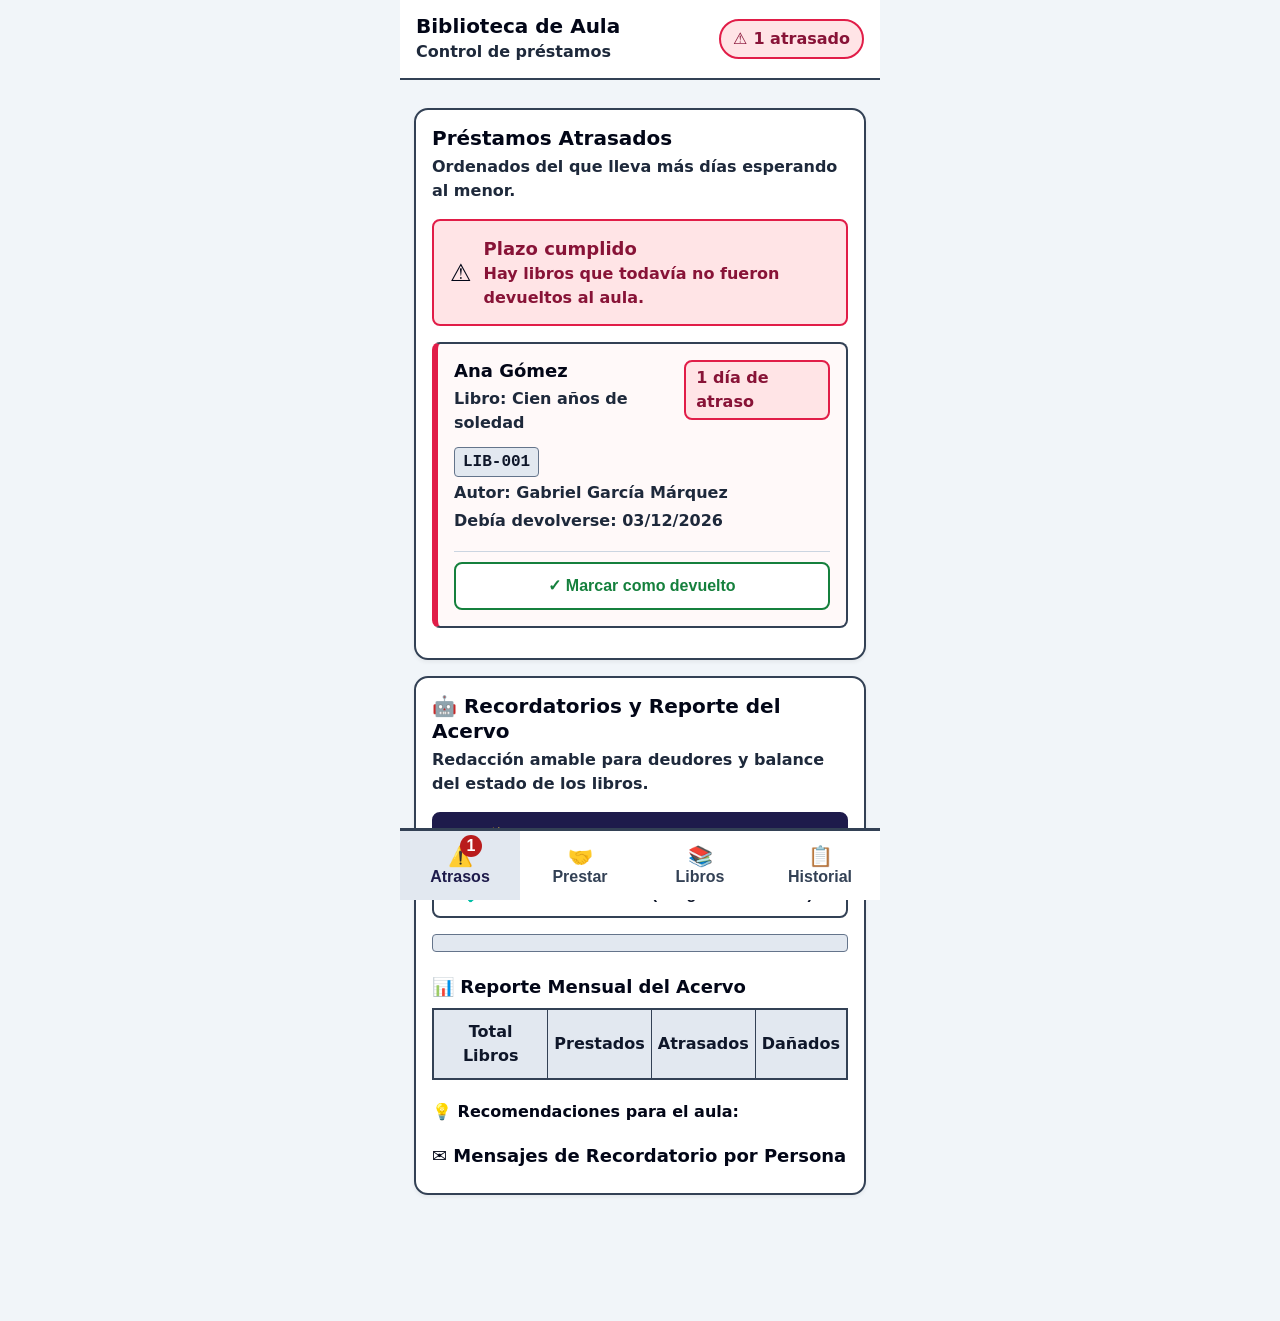
<file: index.html>
<!DOCTYPE html>
<html lang="es">
<head>
  <meta charset="UTF-8">
  <meta name="viewport" content="width=device-width, initial-scale=1.0, maximum-scale=1.0">
  <title>Biblioteca de Aula</title>
  <meta name="description" content="Control de libros de aula y seguimiento de atrasos.">
  <meta property="og:title" content="Biblioteca de Aula">
  <meta property="og:description" content="Control de libros de aula y seguimiento de atrasos.">
  <meta property="og:type" content="website">
  <meta name="twitter:card" content="summary">

  <!-- Configuración móvil de alto contraste -->
  <meta name="theme-color" content="#1e1b4b">
  <meta name="mobile-web-app-capable" content="yes">

  <!-- Estilos puros sin dependencias externas -->
  <link rel="stylesheet" href="./style.css">
</head>
<body>
  <div class="app-container">
    
    <!-- Encabezado superior de alto contraste -->
    <header class="header">
      <div class="header-brand">
        <div>
          <h1 class="brand-title">Biblioteca de Aula</h1>
          <p class="brand-subtitle">Control de préstamos</p>
        </div>
        <div id="overdueHeaderBadge" class="overdue-counter-pill hidden">
          <span aria-hidden="true">⚠️</span>
          <span id="overdueCountText">0 atrasados</span>
        </div>
      </div>
    </header>

    <!-- Área de Alertas Visibles en Pantalla (Éxito y Error en español sin tecnicismos) -->
    <div style="padding: 14px 14px 0 14px;">
      <div id="alertBanner" class="alert-banner hidden" role="alert">
        <span id="alertIcon" class="alert-icon"></span>
        <span id="alertText" class="alert-text"></span>
      </div>
    </div>

    <!-- Contenido de las Vistas -->
    <main class="main-content">
      
      <!-- ==========================================
           VISTA 1: PRÉSTAMOS ATRASADOS
           ========================================== -->
      <section id="view-atrasados" class="view-panel active">
        <div class="card">
          <h2 class="card-title">Préstamos Atrasados</h2>
          <p class="card-subtitle">Ordenados del que lleva más días esperando al menor.</p>

          <div id="atrasadosBanner" class="overdue-banner hidden">
            <span class="overdue-banner-icon" aria-hidden="true">⚠️</span>
            <div class="overdue-banner-text">
              <h4 id="atrasadosBannerTitle">Plazo cumplido</h4>
              <p id="atrasadosBannerDesc">Hay libros que todavía no fueron devueltos al aula.</p>
            </div>
          </div>

          <!-- Contenedor dinámico de la lista de atrasados -->
          <div id="listaAtrasadosContainer">
            <!-- Renderizado dinámicamente desde app.js -->
          </div>
        </div>

        <!-- Sección de Recordatorios con IA y Reporte del Acervo -->
        <div class="card" style="margin-top: 16px;">
          <h3 class="card-title">🤖 Recordatorios y Reporte del Acervo</h3>
          <p class="card-subtitle">Redacción amable para deudores y balance del estado de los libros.</p>

          <div style="display: flex; flex-direction: column; gap: 10px; margin-bottom: 16px;">
            <button type="button" class="btn btn-primary" id="btnGenerarIA">
              ✨ Generar Recordatorios y Reporte (IA)
            </button>
            <button type="button" class="btn btn-secondary" id="btnCargarMockIA">
              🧪 Ver Datos de Prueba (Sin gastar llamadas)
            </button>
          </div>

          <!-- Contenedor del Reporte Consumido de Gemini -->
          <div id="contenedorResultadoIA" class="hidden">
            <!-- Estado / Origen de los datos -->
            <div id="estadoOrigenIA" class="code-tag" style="margin-bottom: 14px; width: 100%; text-align: center; padding: 8px; font-weight: 700;"></div>

            <!-- 1. Tabla del Reporte del Acervo -->
            <div style="margin-bottom: 18px;">
              <h4 style="font-size: 18px; font-weight: 800; margin-bottom: 8px;">📊 Reporte Mensual del Acervo</h4>
              <div style="overflow-x: auto;">
                <table class="report-table" id="tablaReporteAcervo">
                  <thead>
                    <tr>
                      <th>Total Libros</th>
                      <th>Prestados</th>
                      <th>Atrasados</th>
                      <th>Dañados</th>
                    </tr>
                  </thead>
                  <tbody id="cuerpoTablaReporte">
                    <!-- Filas dinámicas -->
                  </tbody>
                </table>
              </div>

              <div style="margin-top: 12px;">
                <h5 style="font-size: 16px; font-weight: 800; margin-bottom: 6px;">💡 Recomendaciones para el aula:</h5>
                <ul id="listaRecomendacionesIA" style="padding-left: 20px; font-size: 16px; font-weight: 600; line-height: 1.5;">
                  <!-- Items dinámicos -->
                </ul>
              </div>
            </div>

            <!-- 2. Tarjetas de Recordatorios por Persona -->
            <div>
              <h4 style="font-size: 18px; font-weight: 800; margin-bottom: 8px;">✉️ Mensajes de Recordatorio por Persona</h4>
              <div id="listaTarjetasRecordatorios">
                <!-- Tarjetas dinámicas -->
              </div>
            </div>
          </div>
        </div>
      </section>

      <!-- ==========================================
           VISTA 2: PRESTAR LIBRO
           ========================================== -->
      <section id="view-prestar" class="view-panel">
        <div class="card">
          <h2 class="card-title">Prestar un Libro</h2>
          <p class="card-subtitle">Anotá a quién le entregás un libro del aula.</p>

          <form id="formPrestar" novalidate>
            <!-- 1. Selección de libro -->
            <div class="form-group">
              <label for="prestamoLibroSelect" class="form-label">
                Libro a prestar <span class="required-text">(obligatorio)</span>
              </label>
              <select id="prestamoLibroSelect" class="form-select" required>
                <option value="" disabled selected>Elegí un libro disponible...</option>
              </select>
              <div id="prestamoLibroHelp" class="item-meta" style="margin-top: 6px;"></div>
            </div>

            <!-- 2. Nombre de la persona -->
            <div class="form-group">
              <label for="prestamoPersona" class="form-label">
                Nombre de la persona <span class="required-text">(obligatorio)</span>
              </label>
              <input 
                type="text" 
                id="prestamoPersona" 
                class="form-input" 
                placeholder="Ejemplo: Ana Gómez" 
                required 
                maxlength="80"
                autocomplete="off"
              >
            </div>

            <!-- 3. Fechas de préstamo y devolución -->
            <div class="form-row">
              <div class="form-group">
                <label for="prestamoFechaInicio" class="form-label">
                  Fecha de entrega <span class="required-text">(obligatorio)</span>
                </label>
                <input 
                  type="date" 
                  id="prestamoFechaInicio" 
                  class="form-input" 
                  required
                >
              </div>

              <div class="form-group">
                <label for="prestamoFechaFin" class="form-label">
                  Fecha acordada de devolución <span class="required-text">(obligatorio)</span>
                </label>
                <input 
                  type="date" 
                  id="prestamoFechaFin" 
                  class="form-input" 
                  required
                >
              </div>
            </div>

            <!-- Botones secundarios de atajo rápido para fechas -->
            <div class="form-group">
              <span class="form-label" style="margin-bottom: 4px;">Atajos para fecha de devolución:</span>
              <div class="date-quick-actions">
                <button type="button" class="btn-quick" id="btnDevAyer">Ayer (probar atraso)</button>
                <button type="button" class="btn-quick" id="btnDev7Dias">En 7 días</button>
                <button type="button" class="btn-quick" id="btnDev14Dias">En 14 días</button>
              </div>
            </div>

            <!-- ÚNICO BOTÓN PRINCIPAL DE ESTA PANTALLA -->
            <button type="submit" class="btn btn-primary" id="btnGuardarPrestamo">
              Confirmar Préstamo
            </button>
          </form>
        </div>
      </section>

      <!-- ==========================================
           VISTA 3: REGISTRO Y CATÁLOGO DE LIBROS
           ========================================== -->
      <section id="view-libros" class="view-panel">
        <!-- Formulario de nuevo libro -->
        <div class="card">
          <h2 class="card-title">Registrar Libro</h2>
          <p class="card-subtitle">Agregá un libro nuevo al estante del aula.</p>

          <form id="formLibro" novalidate>
            <div class="form-row">
              <div class="form-group">
                <label for="libroCodigo" class="form-label">
                  Código del libro <span class="required-text">(obligatorio)</span>
                </label>
                <input 
                  type="text" 
                  id="libroCodigo" 
                  class="form-input" 
                  placeholder="Ejemplo: LIB-001" 
                  required 
                  maxlength="20"
                  autocomplete="off"
                >
              </div>

              <div class="form-group">
                <label for="libroEstado" class="form-label">
                  Estado físico <span class="required-text">(obligatorio)</span>
                </label>
                <select id="libroEstado" class="form-select" required>
                  <option value="bueno">Bueno</option>
                  <option value="regular">Regular</option>
                  <option value="dañado">Dañado</option>
                </select>
              </div>
            </div>

            <div class="form-group">
              <label for="libroTitulo" class="form-label">
                Título del libro <span class="required-text">(obligatorio)</span>
              </label>
              <input 
                type="text" 
                id="libroTitulo" 
                class="form-input" 
                placeholder="Ejemplo: Cien años de soledad" 
                required 
                maxlength="120"
                autocomplete="off"
              >
            </div>

            <div class="form-group">
              <label for="libroAutor" class="form-label">
                Autor o autora <span class="required-text">(obligatorio)</span>
              </label>
              <input 
                type="text" 
                id="libroAutor" 
                class="form-input" 
                placeholder="Ejemplo: Gabriel García Márquez" 
                required 
                maxlength="80"
                autocomplete="off"
              >
            </div>

            <!-- ÚNICO BOTÓN PRINCIPAL DE ESTA PANTALLA -->
            <button type="submit" class="btn btn-primary" id="btnGuardarLibro">
              Guardar Libro en el Aula
            </button>
          </form>
        </div>

        <!-- Inventario de libros registrados -->
        <div class="card">
          <div style="display: flex; justify-content: space-between; align-items: center; margin-bottom: 12px; gap: 8px;">
            <h3 class="card-title" style="margin-bottom: 0;">Libros en el Aula</h3>
            <span id="totalLibrosCount" class="code-tag">0 libros</span>
          </div>
          <div id="listaLibrosContainer">
            <!-- Renderizado dinámicamente desde app.js -->
          </div>
        </div>
      </section>

      <!-- ==========================================
           VISTA 4: HISTORIAL Y GESTIÓN DE DATOS
           ========================================== -->
      <section id="view-prestamos" class="view-panel">
        <div class="card">
          <h2 class="card-title">Todos los Préstamos</h2>
          <p class="card-subtitle">Revisá quién tiene libros y quién ya los devolvió.</p>
          
          <div id="listaTodosPrestamosContainer">
            <!-- Renderizado dinámicamente desde app.js -->
          </div>
        </div>

        <!-- Respaldo de datos con un único botón principal -->
        <div class="card">
          <h3 class="card-title">Copia de Seguridad</h3>
          <p class="card-subtitle">Guardá una copia de todos los libros en tu teléfono o computadora.</p>

          <div style="display: flex; flex-direction: column; gap: 12px;">
            <!-- ÚNICO BOTÓN PRINCIPAL DE ESTA PANTALLA -->
            <button type="button" class="btn btn-primary" id="btnExportarJSON">
              Descargar Copia de Seguridad
            </button>

            <!-- Botones secundarios -->
            <label class="btn btn-secondary" style="cursor: pointer; text-align: center;">
              Restaurar desde un Archivo
              <input type="file" id="inputImportarJSON" accept=".json" style="display: none;">
            </label>

            <button type="button" class="btn btn-secondary" id="btnCargarEjemplo">
              Cargar Libros de Ejemplo
            </button>

            <button type="button" class="btn btn-secondary" id="btnBorrarTodo" style="color: var(--error-border); border-color: var(--error-border);">
              Borrar Todos los Datos del Aula
            </button>
          </div>
        </div>
      </section>

    </main>

    <!-- Barra de navegación táctil inferior (Texto claro >= 16px, accesible con una mano) -->
    <nav class="bottom-nav" aria-label="Navegación principal">
      <button type="button" class="nav-tab active" data-view="view-atrasados">
        <span class="tab-icon" aria-hidden="true">⚠️</span>
        <span>Atrasos</span>
        <span id="tabBadgeAtrasados" class="tab-badge hidden">0</span>
      </button>

      <button type="button" class="nav-tab" data-view="view-prestar">
        <span class="tab-icon" aria-hidden="true">🤝</span>
        <span>Prestar</span>
      </button>

      <button type="button" class="nav-tab" data-view="view-libros">
        <span class="tab-icon" aria-hidden="true">📚</span>
        <span>Libros</span>
      </button>

      <button type="button" class="nav-tab" data-view="view-prestamos">
        <span class="tab-icon" aria-hidden="true">📋</span>
        <span>Historial</span>
      </button>
    </nav>

  </div>

  <!-- Lógica en JavaScript puro como módulo ES -->
  <script type="module" src="./app.js"></script>
</body>
</html>
</file>
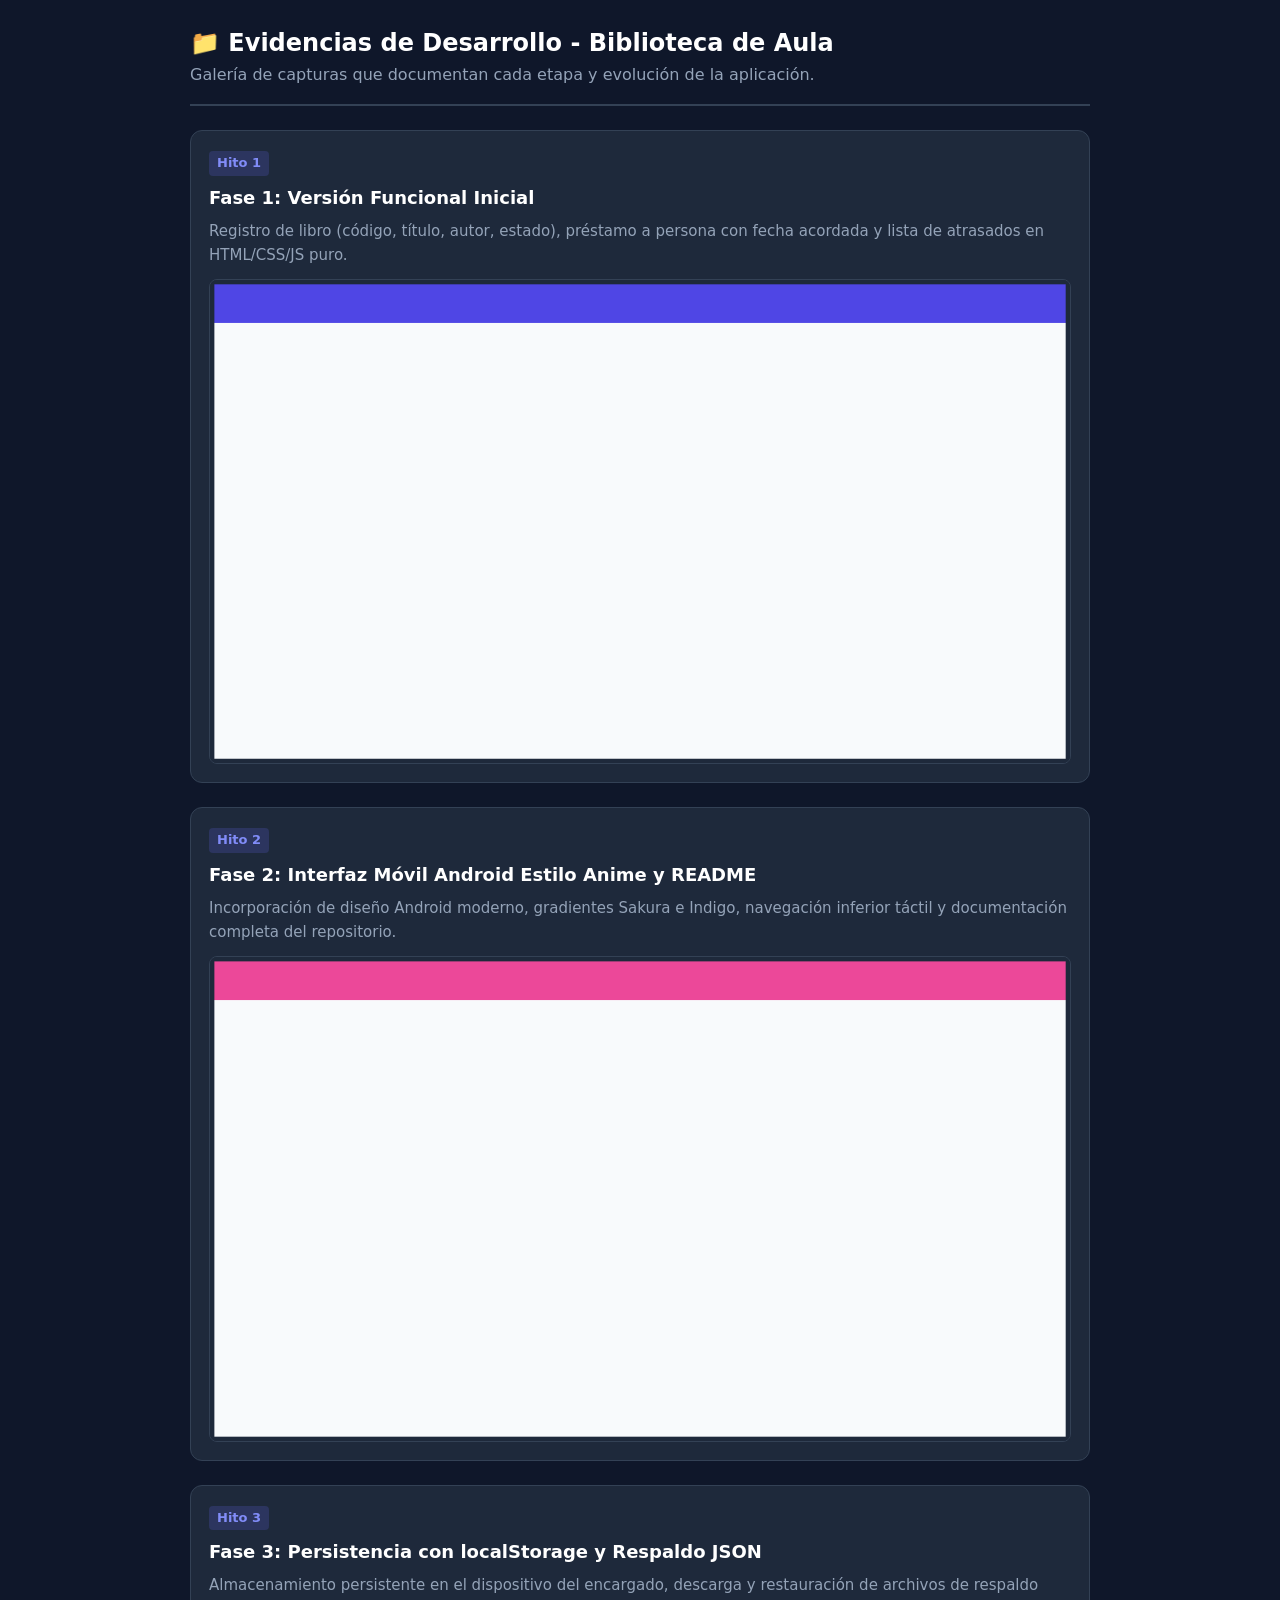
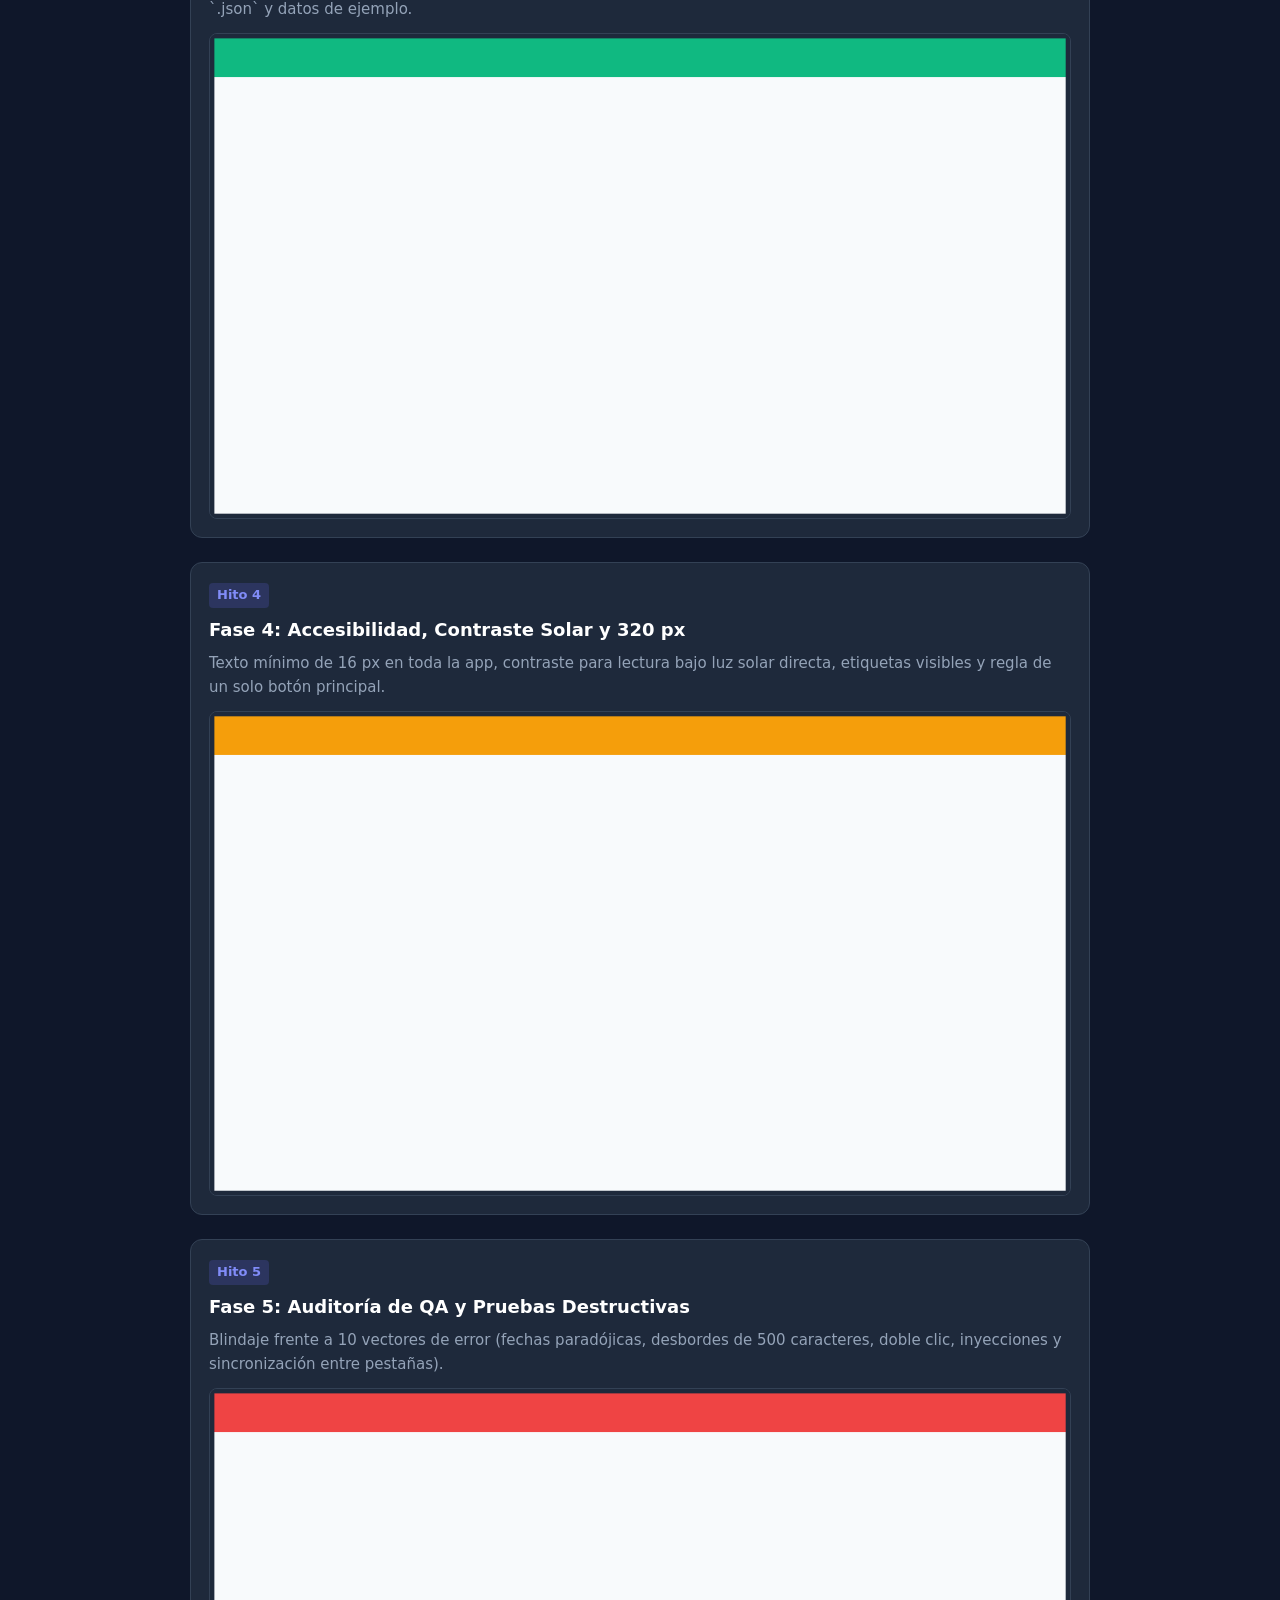
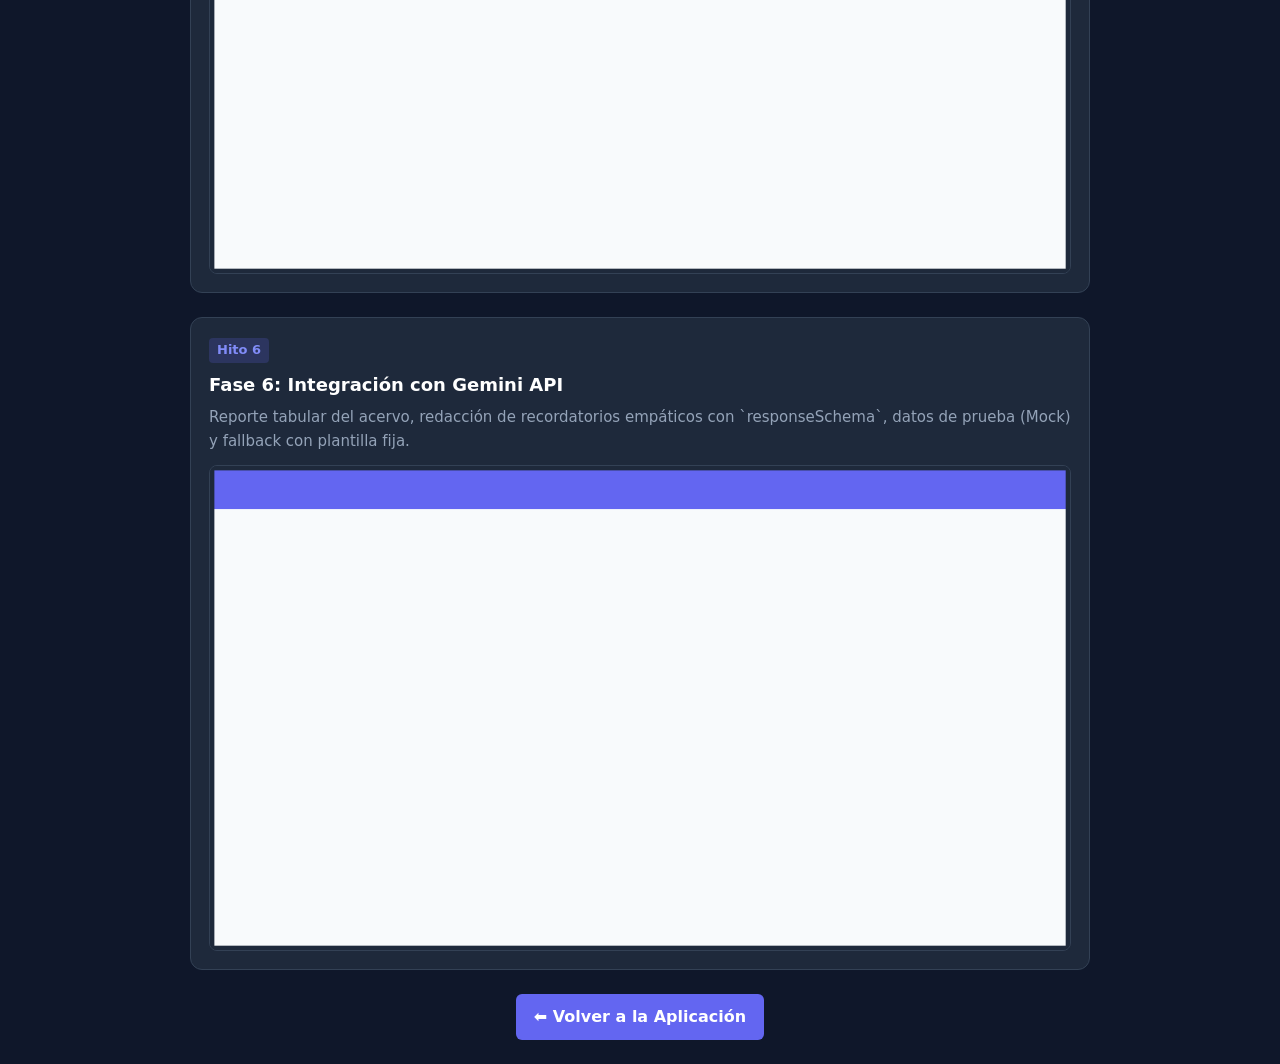
<file: evidencia/index.html>
<!DOCTYPE html>
<html lang="es">
<head>
  <meta charset="UTF-8">
  <meta name="viewport" content="width=device-width, initial-scale=1.0">
  <title>Evidencias del Proyecto - Biblioteca de Aula</title>
  <style>
    :root {
      --bg: #0f172a;
      --card-bg: #1e293b;
      --border: #334155;
      --text: #f8fafc;
      --muted: #94a3b8;
      --primary: #6366f1;
    }
    * { box-sizing: border-box; margin: 0; padding: 0; }
    body {
      font-family: system-ui, -apple-system, sans-serif;
      background-color: var(--bg);
      color: var(--text);
      line-height: 1.6;
      padding: 24px 16px;
    }
    .container {
      max-width: 900px;
      margin: 0 auto;
    }
    header {
      margin-bottom: 24px;
      padding-bottom: 16px;
      border-bottom: 2px solid var(--border);
    }
    h1 { font-size: 24px; font-weight: 800; color: #ffffff; }
    p.subtitle { font-size: 16px; color: var(--muted); }
    .grid {
      display: grid;
      grid-template-columns: 1fr;
      gap: 24px;
    }
    .card {
      background: var(--card-bg);
      border: 1px solid var(--border);
      border-radius: 12px;
      overflow: hidden;
      padding: 18px;
    }
    .card h3 {
      font-size: 18px;
      font-weight: 700;
      color: #ffffff;
      margin-bottom: 6px;
    }
    .card p {
      font-size: 15px;
      color: var(--muted);
      margin-bottom: 12px;
    }
    .img-wrap {
      width: 100%;
      border-radius: 8px;
      overflow: hidden;
      border: 1px solid var(--border);
      background: #020617;
    }
    .img-wrap img {
      width: 100%;
      height: auto;
      display: block;
    }
    .badge {
      display: inline-block;
      background: rgba(99, 102, 241, 0.2);
      color: #818cf8;
      font-size: 13px;
      font-weight: 700;
      padding: 2px 8px;
      border-radius: 4px;
      margin-bottom: 8px;
    }
    .back-btn {
      display: inline-block;
      margin-top: 24px;
      color: #ffffff;
      background: var(--primary);
      text-decoration: none;
      padding: 10px 18px;
      border-radius: 6px;
      font-weight: 700;
    }
  </style>
</head>
<body>
  <div class="container">
    <header>
      <h1>📁 Evidencias de Desarrollo - Biblioteca de Aula</h1>
      <p class="subtitle">Galería de capturas que documentan cada etapa y evolución de la aplicación.</p>
    </header>

    <div class="grid">
      <!-- 1 -->
      <article class="card">
        <span class="badge">Hito 1</span>
        <h3>Fase 1: Versión Funcional Inicial</h3>
        <p>Registro de libro (código, título, autor, estado), préstamo a persona con fecha acordada y lista de atrasados en HTML/CSS/JS puro.</p>
        <div class="img-wrap">
          <img src="./practicacap1.png" alt="Captura 1: Versión Funcional Inicial" loading="lazy">
        </div>
      </article>

      <!-- 2 -->
      <article class="card">
        <span class="badge">Hito 2</span>
        <h3>Fase 2: Interfaz Móvil Android Estilo Anime y README</h3>
        <p>Incorporación de diseño Android moderno, gradientes Sakura e Indigo, navegación inferior táctil y documentación completa del repositorio.</p>
        <div class="img-wrap">
          <img src="./practicacap2.png" alt="Captura 2: Diseño Android Anime y README" loading="lazy">
        </div>
      </article>

      <!-- 3 -->
      <article class="card">
        <span class="badge">Hito 3</span>
        <h3>Fase 3: Persistencia con localStorage y Respaldo JSON</h3>
        <p>Almacenamiento persistente en el dispositivo del encargado, descarga y restauración de archivos de respaldo `.json` y datos de ejemplo.</p>
        <div class="img-wrap">
          <img src="./practicacap3.png" alt="Captura 3: Persistencia en localStorage" loading="lazy">
        </div>
      </article>

      <!-- 4 -->
      <article class="card">
        <span class="badge">Hito 4</span>
        <h3>Fase 4: Accesibilidad, Contraste Solar y 320 px</h3>
        <p>Texto mínimo de 16 px en toda la app, contraste para lectura bajo luz solar directa, etiquetas visibles y regla de un solo botón principal.</p>
        <div class="img-wrap">
          <img src="./practicacap4.png" alt="Captura 4: Accesibilidad y Alto Contraste" loading="lazy">
        </div>
      </article>

      <!-- 5 -->
      <article class="card">
        <span class="badge">Hito 5</span>
        <h3>Fase 5: Auditoría de QA y Pruebas Destructivas</h3>
        <p>Blindaje frente a 10 vectores de error (fechas paradójicas, desbordes de 500 caracteres, doble clic, inyecciones y sincronización entre pestañas).</p>
        <div class="img-wrap">
          <img src="./practicacap5.png" alt="Captura 5: Auditoría de QA" loading="lazy">
        </div>
      </article>

      <!-- 6 -->
      <article class="card">
        <span class="badge">Hito 6</span>
        <h3>Fase 6: Integración con Gemini API</h3>
        <p>Reporte tabular del acervo, redacción de recordatorios empáticos con `responseSchema`, datos de prueba (Mock) y fallback con plantilla fija.</p>
        <div class="img-wrap">
          <img src="./practicacap6.png" alt="Captura 6: Integración con Gemini API" loading="lazy">
        </div>
      </article>
    </div>

    <p style="text-align: center;">
      <a href="../" class="back-btn">⬅ Volver a la Aplicación</a>
    </p>
  </div>
</body>
</html>
</file>
<file: style.css>
/* ==========================================================================
   Biblioteca de Aula - Estilos de Alto Contraste y Accesibilidad Móvil
   Requisitos estrictos:
   1. Funciona desde 320px de ancho, con una sola mano y sin hacer zoom.
   2. Alto contraste para leerse bajo el sol; texto NUNCA menor a 16px.
   3. Todos los campos con etiquetas visibles.
   4. Un solo botón principal por pantalla (los demás secundarios).
   5. Estados vacíos claros y motivadores.
   6. Mensajes de éxito y error en español sin palabras técnicas.
   ========================================================================== */

:root {
  /* Paleta de Máximo Contraste (Apta para luz solar directa / WCAG AAA) */
  --bg-app: #f1f5f9;
  --surface: #ffffff;
  --surface-alt: #f8fafc;
  --border-strong: #334155;
  --border-field: #475569;
  
  --text-main: #020617;     /* Negro casi puro para máxima legibilidad al sol */
  --text-muted: #1e293b;    /* Contraste fuerte incluso en textos secundarios */
  
  /* Botón Principal (Uno solo por pantalla) */
  --primary-bg: #1e1b4b;    /* Azul índigo muy oscuro */
  --primary-hover: #0f172a;
  --primary-text: #ffffff;

  /* Botones Secundarios */
  --secondary-bg: #ffffff;
  --secondary-border: #334155;
  --secondary-text: #0f172a;
  --secondary-hover: #f1f5f9;

  /* Alertas de Éxito (Alto contraste) */
  --success-bg: #dcfce7;
  --success-border: #15803d;
  --success-text: #052e16;

  /* Alertas de Error (Alto contraste) */
  --error-bg: #fee2e2;
  --error-border: #b91c1c;
  --error-text: #450a0a;

  /* Atrasos destacados */
  --danger-tag-bg: #ffe4e6;
  --danger-tag-border: #e11d48;
  --danger-tag-text: #881337;

  /* Tamaños táctiles */
  --touch-target: 48px;
  --radius-sm: 8px;
  --radius-md: 14px;
}

/* Reset y prevención de desbordamiento horizontal */
* {
  box-sizing: border-box;
  margin: 0;
  padding: 0;
  -webkit-tap-highlight-color: transparent;
}

/* REGLA ESTRICTA: Texto base 16px. Ningún elemento bajará de 16px */
html, body {
  font-size: 16px;
  font-family: system-ui, -apple-system, BlinkMacSystemFont, "Segoe UI", Roboto, Arial, sans-serif;
  background-color: var(--bg-app);
  color: var(--text-main);
  line-height: 1.5;
  -webkit-font-smoothing: antialiased;
  overflow-x: hidden;
}

body {
  /* Espacio inferior para que la barra de navegación no tape contenido */
  padding-bottom: 96px;
}

/* Contenedor optimizado desde 320px de ancho */
.app-container {
  width: 100%;
  min-width: 320px;
  max-width: 480px;
  margin: 0 auto;
  min-height: 100vh;
  display: flex;
  flex-direction: column;
}

/* Encabezado superior de alto contraste */
.header {
  position: sticky;
  top: 0;
  z-index: 30;
  background-color: var(--surface);
  border-bottom: 2px solid var(--border-strong);
  padding: 14px 16px;
}

.header-brand {
  display: flex;
  align-items: center;
  justify-content: space-between;
  gap: 10px;
}

.brand-title {
  font-size: 20px;
  font-weight: 800;
  color: var(--text-main);
  line-height: 1.2;
}

.brand-subtitle {
  font-size: 16px;
  font-weight: 600;
  color: var(--text-muted);
  margin-top: 2px;
}

.overdue-counter-pill {
  background-color: var(--danger-tag-bg);
  color: var(--danger-tag-text);
  border: 2px solid var(--danger-tag-border);
  font-size: 16px;
  font-weight: 800;
  padding: 6px 12px;
  border-radius: 9999px;
  display: inline-flex;
  align-items: center;
  gap: 6px;
  white-space: nowrap;
}

.overdue-counter-pill.hidden {
  display: none;
}

/* Contenido Principal */
.main-content {
  padding: 14px;
  flex: 1;
}

/* Paneles de vista */
.view-panel {
  display: none;
}

.view-panel.active {
  display: block;
}

/* Mensajes de Alerta Visibles (Éxito y Error) en la pantalla */
.alert-banner {
  padding: 14px 16px;
  border-radius: var(--radius-sm);
  font-size: 16px;
  font-weight: 700;
  margin-bottom: 16px;
  display: flex;
  align-items: flex-start;
  gap: 10px;
  border-width: 2px;
  border-style: solid;
}

.alert-banner.hidden {
  display: none;
}

.alert-success {
  background-color: var(--success-bg);
  border-color: var(--success-border);
  color: var(--success-text);
}

.alert-error {
  background-color: var(--error-bg);
  border-color: var(--error-border);
  color: var(--error-text);
}

.alert-icon {
  font-size: 20px;
  line-height: 1;
}

.alert-text {
  flex: 1;
  line-height: 1.4;
}

/* Tarjetas */
.card {
  background-color: var(--surface);
  border: 2px solid var(--border-strong);
  border-radius: var(--radius-md);
  padding: 16px;
  margin-bottom: 16px;
  box-shadow: 0 2px 4px rgba(0, 0, 0, 0.06);
}

.card-title {
  font-size: 20px;
  font-weight: 800;
  color: var(--text-main);
  margin-bottom: 4px;
  line-height: 1.25;
}

.card-subtitle {
  font-size: 16px;
  font-weight: 600;
  color: var(--text-muted);
  margin-bottom: 16px;
}

/* Formularios y Etiquetas Visibles */
.form-group {
  margin-bottom: 16px;
}

.form-label {
  display: block;
  font-size: 16px;
  font-weight: 800;
  color: var(--text-main);
  margin-bottom: 8px;
}

.form-label .required-text {
  font-size: 16px;
  font-weight: 700;
  color: var(--error-border);
}

/* Entradas de formulario: mín. 48px táctil y mín. 16px de letra */
.form-input,
.form-select {
  width: 100%;
  font-size: 16px;
  font-weight: 600;
  font-family: inherit;
  padding: 12px 14px;
  border: 2px solid var(--border-field);
  border-radius: var(--radius-sm);
  background-color: #ffffff;
  color: var(--text-main);
  min-height: var(--touch-target);
  transition: border-color 0.15s ease;
}

.form-input:focus,
.form-select:focus {
  outline: none;
  border-color: #1e1b4b;
  box-shadow: 0 0 0 3px rgba(30, 27, 75, 0.25);
}

/* Fila de formulario responsive: en pantallas de 320px pasa a columna única */
.form-row {
  display: grid;
  grid-template-columns: 1fr;
  gap: 14px;
}

@media (min-width: 420px) {
  .form-row {
    grid-template-columns: 1fr 1fr;
  }
}

/* Atajos rápidos para fechas */
.date-quick-actions {
  display: flex;
  gap: 8px;
  margin-top: 8px;
  flex-wrap: wrap;
}

.btn-quick {
  background-color: var(--surface-alt);
  border: 2px solid var(--border-strong);
  color: var(--text-main);
  font-size: 16px;
  font-weight: 700;
  padding: 8px 14px;
  border-radius: var(--radius-sm);
  cursor: pointer;
  min-height: var(--touch-target);
  display: inline-flex;
  align-items: center;
  justify-content: center;
}

.btn-quick:active {
  background-color: var(--border-strong);
  color: #ffffff;
}

/* ==========================================================================
   BOTONES: REGLA DE UN SOLO BOTÓN PRINCIPAL POR PANTALLA
   ========================================================================== */

/* Botón base */
.btn {
  display: inline-flex;
  align-items: center;
  justify-content: center;
  width: 100%;
  min-height: var(--touch-target);
  padding: 12px 18px;
  font-size: 16px;
  font-weight: 800;
  border-radius: var(--radius-sm);
  cursor: pointer;
  text-decoration: none;
  transition: background-color 0.15s ease, transform 0.05s ease;
  line-height: 1.2;
}

.btn:active {
  transform: scale(0.99);
}

/* BOTÓN PRINCIPAL: Único con fondo oscuro dominante */
.btn-primary {
  background-color: var(--primary-bg);
  color: var(--primary-text);
  border: 2px solid var(--primary-bg);
}

.btn-primary:active {
  background-color: var(--primary-hover);
}

/* BOTONES SECUNDARIOS: Fondo claro y borde definido */
.btn-secondary {
  background-color: var(--secondary-bg);
  border: 2px solid var(--secondary-border);
  color: var(--secondary-text);
}

.btn-secondary:active {
  background-color: var(--secondary-hover);
}

/* Botón secundario de devolución en ítems */
.btn-action-return {
  background-color: #ffffff;
  border: 2px solid var(--success-border);
  color: var(--success-border);
  font-size: 16px;
  font-weight: 800;
  min-height: var(--touch-target);
  width: 100%;
  padding: 10px 14px;
}

.btn-action-return:active {
  background-color: var(--success-bg);
}

/* Banner de atraso visible */
.overdue-banner {
  background-color: var(--danger-tag-bg);
  border: 2px solid var(--danger-tag-border);
  border-radius: var(--radius-sm);
  padding: 14px 16px;
  margin-bottom: 16px;
  display: flex;
  align-items: center;
  gap: 12px;
}

.overdue-banner.hidden {
  display: none;
}

.overdue-banner-icon {
  font-size: 24px;
  line-height: 1;
}

.overdue-banner-text h4 {
  font-size: 18px;
  font-weight: 800;
  color: var(--danger-tag-text);
}

.overdue-banner-text p {
  font-size: 16px;
  font-weight: 600;
  color: var(--danger-tag-text);
}

/* Tarjetas de elementos en lista */
.item-card {
  background-color: #ffffff;
  border: 2px solid var(--border-strong);
  border-radius: var(--radius-sm);
  padding: 16px;
  margin-bottom: 14px;
  display: flex;
  flex-direction: column;
  gap: 12px;
}

.item-card.is-overdue {
  border-left: 6px solid var(--danger-tag-border);
  background-color: #fff9f9;
}

.item-header {
  display: flex;
  flex-direction: column;
  gap: 6px;
}

@media (min-width: 360px) {
  .item-header {
    flex-direction: row;
    align-items: flex-start;
    justify-content: space-between;
  }
}

.item-title {
  font-size: 18px;
  font-weight: 800;
  color: var(--text-main);
  line-height: 1.25;
  word-break: break-word;
  overflow-wrap: anywhere;
}

.item-badge-danger {
  background-color: var(--danger-tag-bg);
  color: var(--danger-tag-text);
  border: 2px solid var(--danger-tag-border);
  font-weight: 800;
  font-size: 16px;
  padding: 4px 10px;
  border-radius: var(--radius-sm);
  display: inline-block;
  align-self: flex-start;
}

.item-meta {
  font-size: 16px;
  font-weight: 600;
  color: var(--text-muted);
  display: flex;
  flex-direction: column;
  gap: 4px;
}

.code-tag {
  font-family: ui-monospace, monospace;
  background-color: #e2e8f0;
  padding: 2px 8px;
  border-radius: 4px;
  font-size: 16px;
  font-weight: 800;
  color: #0f172a;
  border: 1px solid #64748b;
  display: inline-block;
  width: fit-content;
}

.status-badge {
  font-size: 16px;
  font-weight: 800;
  padding: 4px 10px;
  border-radius: 4px;
  display: inline-block;
  width: fit-content;
}

.status-bueno {
  background-color: var(--success-bg);
  color: var(--success-text);
  border: 2px solid var(--success-border);
}

.status-regular {
  background-color: #fef3c7;
  color: #78350f;
  border: 2px solid #d97706;
}

.status-dañado {
  background-color: var(--error-bg);
  color: var(--error-text);
  border: 2px solid var(--error-border);
}

/* Tabla del Reporte del Acervo */
.report-table {
  width: 100%;
  border-collapse: collapse;
  font-size: 16px;
  border: 2px solid var(--border-strong);
  background-color: #ffffff;
  margin-bottom: 8px;
}

.report-table th, .report-table td {
  border: 1px solid var(--border-strong);
  padding: 10px 6px;
  text-align: center;
  font-size: 16px;
  font-weight: 700;
}

.report-table th {
  background-color: #e2e8f0;
  font-weight: 800;
  color: #0f172a;
}

.report-table td {
  font-variant-numeric: tabular-nums;
  font-size: 18px;
}

.item-actions {
  margin-top: 6px;
  border-top: 1px solid #cbd5e1;
  padding-top: 10px;
}

/* ==========================================================================
   ESTADOS VACÍOS: CLAROS, VISIBLES Y MOTIVADORES
   ========================================================================== */
.empty-state {
  text-align: center;
  padding: 24px 16px;
  background-color: var(--surface-alt);
  border: 2px dashed var(--border-strong);
  border-radius: var(--radius-sm);
  margin: 10px 0;
}

.empty-state-icon {
  font-size: 36px;
  margin-bottom: 10px;
}

.empty-state-title {
  font-size: 18px;
  font-weight: 800;
  color: var(--text-main);
  margin-bottom: 8px;
}

.empty-state-desc {
  font-size: 16px;
  font-weight: 600;
  color: var(--text-muted);
  line-height: 1.45;
  margin-bottom: 14px;
}

/* Barra de Navegación Inferior (Táctil, con una mano, desde 320px) */
.bottom-nav {
  position: fixed;
  bottom: 0;
  left: 0;
  right: 0;
  background-color: #ffffff;
  border-top: 3px solid var(--border-strong);
  display: grid;
  grid-template-columns: repeat(4, 1fr);
  height: 72px;
  z-index: 40;
  max-width: 480px;
  margin: 0 auto;
}

.nav-tab {
  background: none;
  border: none;
  color: #334155;
  display: flex;
  flex-direction: column;
  align-items: center;
  justify-content: center;
  font-size: 16px;
  font-weight: 700;
  cursor: pointer;
  padding: 4px 2px;
  position: relative;
  min-height: var(--touch-target);
  text-decoration: none;
}

.nav-tab .tab-icon {
  font-size: 20px;
  line-height: 1;
  margin-bottom: 2px;
}

.nav-tab.active {
  color: #1e1b4b;
  font-weight: 800;
  background-color: #e2e8f0;
}

.tab-badge {
  position: absolute;
  top: 4px;
  right: calc(50% - 22px);
  background-color: var(--error-border);
  color: #ffffff;
  font-size: 16px;
  font-weight: 800;
  min-width: 22px;
  height: 22px;
  border-radius: 9999px;
  display: flex;
  align-items: center;
  justify-content: center;
  padding: 0 4px;
}

.tab-badge.hidden {
  display: none;
}
</file>
